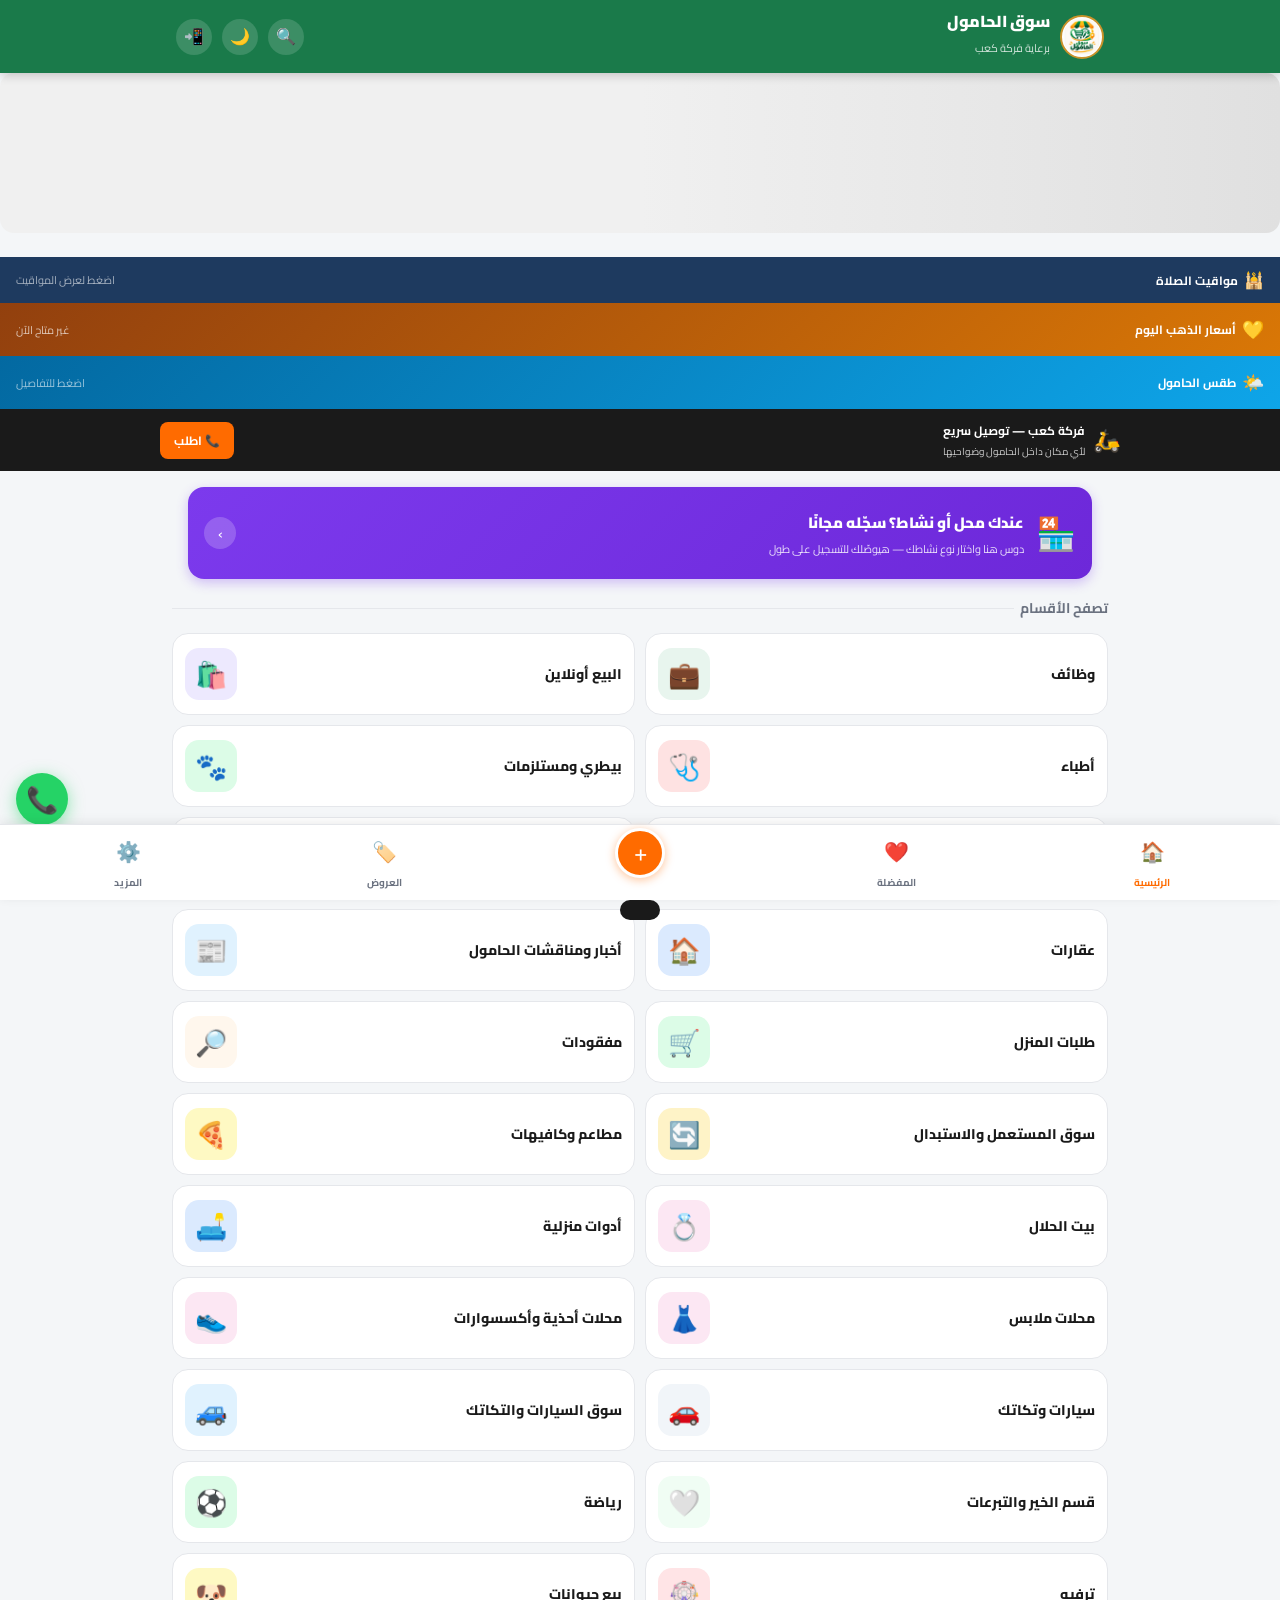
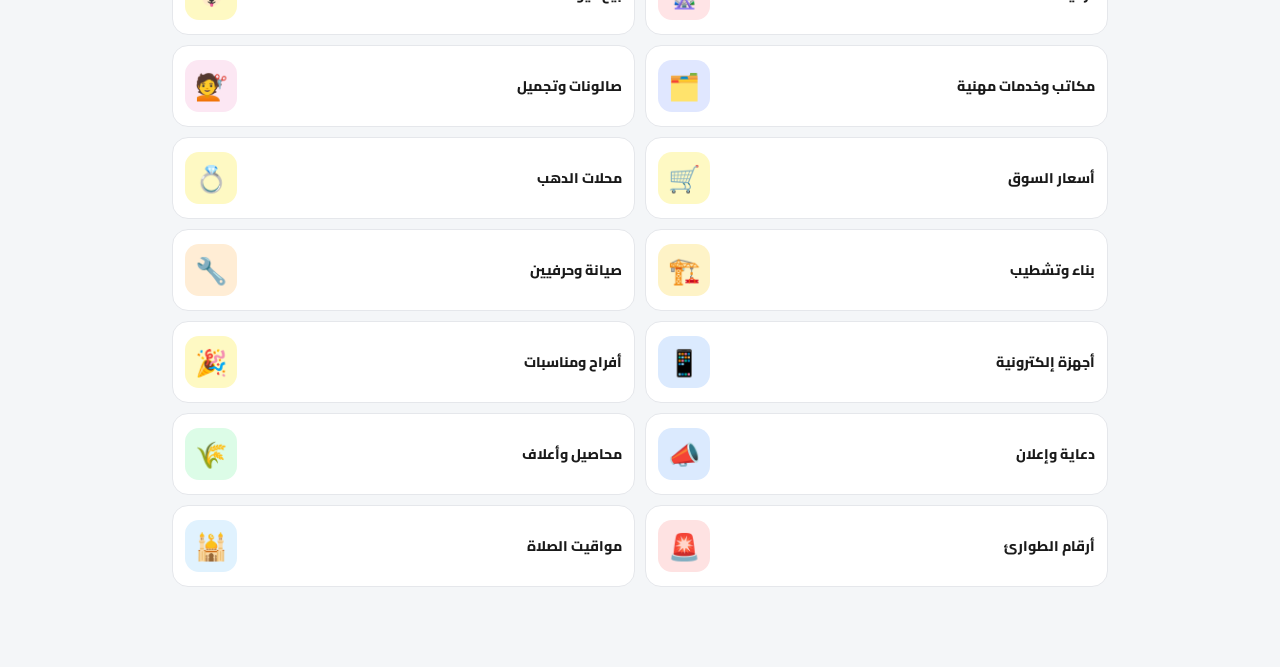
<file: index.html>
<!DOCTYPE html>
<html lang="ar" dir="rtl">
<head>
<meta charset="UTF-8">
<meta http-equiv="Cache-Control" content="no-cache, no-store, must-revalidate">
<meta http-equiv="Pragma" content="no-cache">
<meta name="viewport" content="width=device-width, initial-scale=1.0">
<title>سوق الحامول — وظائف، عقارات، أطباء وخدمات في مركز الحامول</title>

<!-- تحميل خط Cairo بطريقة سريعة من غير ما توقف عرض الصفحة -->
<link rel="preconnect" href="https://fonts.googleapis.com">
<link rel="preconnect" href="https://fonts.gstatic.com" crossorigin>
<link rel="preconnect" href="https://jzipkujsmlrckzbpjwys.supabase.co">
<link rel="stylesheet" href="https://fonts.googleapis.com/css2?family=Cairo:wght@400;600;700;900&display=swap">

<!-- ⚠️ ملاحظة لإسلام: لما تشتري الدومين، دور على "DOMAIN_PLACEHOLDER" في كل الملف واستبدله بالدومين الجديد -->
<!-- SEO -->
<meta name="description" content="سوق الحامول — أكبر منصة إلكترونية مجانية في مركز الحامول، كفر الشيخ. وظائف، عقارات، أطباء، مطاعم، صنايعية، معارض ومحلات أونلاين، سوق الحامول لمقارنة أسعار الخضار واللحوم والفراخ، ومجتمع المدرسين.">
<meta name="keywords" content="الحامول، كفر الشيخ، وظائف الحامول، عقارات الحامول، أطباء الحامول، خدمات الحامول، سوق الحامول، سوق الحامول، اسعار الخضار الحامول، فركة كعب، سوق الحامول، معارض اونلاين الحامول، مجتمع المدرسين الحامول">
<meta name="author" content="إسلام عنتر — فركة كعب">
<meta name="robots" content="index, follow">
<meta name="language" content="Arabic">
<link rel="canonical" href="https://souqelhamoul.com/">

<!-- Open Graph (واتساب وفيسبوك) -->
<meta property="og:type" content="website">
<meta property="og:url" content="https://souqelhamoul.com/">
<meta property="og:title" content="سوق الحامول — كل حاجة في مكان واحد">
<meta property="og:description" content="وظائف، عقارات، أطباء، معارض ومحلات أونلاين، سوق الحامول لمقارنة الأسعار، ومطاعم وخدمات في مركز الحامول مجاناً. برعاية فركة كعب للتوصيل.">
<meta property="og:image" content="https://souqelhamoul.com/og-image.jpg">
<meta property="og:locale" content="ar_EG">
<meta property="og:site_name" content="سوق الحامول">

<!-- Twitter Card -->
<meta name="twitter:card" content="summary_large_image">
<meta name="twitter:title" content="سوق الحامول">
<meta name="twitter:description" content="وظائف، عقارات، أطباء، معارض أونلاين وخدمات في مركز الحامول مجاناً">

<!-- PWA -->
<meta name="theme-color" content="#1a7a4a">
<meta name="apple-mobile-web-app-capable" content="yes">
<meta name="apple-mobile-web-app-status-bar-style" content="black-translucent">
<meta name="apple-mobile-web-app-title" content="سوق الحامول">

<!-- Schema.org -->
<script type="application/ld+json">
{
  "@context": "https://schema.org",
  "@type": "WebSite",
  "name": "سوق الحامول",
  "url": "https://souqelhamoul.com/",
  "description": "منصة إلكترونية مجانية لمركز الحامول، كفر الشيخ، مصر — وظائف، عقارات، أطباء، معارض ومحلات أونلاين، وسوق الحامول لمقارنة أسعار الخضار واللحوم والفراخ بين التجار",
  "inLanguage": "ar",
  "publisher": {
    "@type": "Person",
    "name": "إسلام عنتر",
    "telephone": "+201014185158"
  },
  "areaServed": {
    "@type": "City",
    "name": "الحامول",
    "containedInPlace": {
      "@type": "State",
      "name": "كفر الشيخ",
      "containedInPlace": {
        "@type": "Country",
        "name": "مصر"
      }
    }
  }
}
</script>
<link rel="manifest" href="manifest.json">
<link rel="apple-touch-icon" href="[data-uri]">
<meta name="apple-mobile-web-app-capable" content="yes">
<meta name="apple-mobile-web-app-status-bar-style" content="black-translucent">
<meta name="apple-mobile-web-app-title" content="سوق الحامول">
<link rel="stylesheet" href="style.css">
</head>
<body>

<!-- SPLASH SCREEN -->


<header>
  <div class="header-inner">
    <div class="logo">
      <img id="logoImg" src="logo.jpg" width="44" height="44" alt="سوق الحامول">
      <div class="logo-text">
        <h1>سوق الحامول</h1>
        <span>برعاية فركة كعب</span>
      </div>
    </div>
    <div class="header-icons">
      <button class="header-icon" onclick="showSearchPage()" title="بحث">🔍</button>
      <button class="header-icon" onclick="openNotificationsPanel()" title="الإشعارات" id="notifBellBtn" style="display:none;position:relative;">
        🔔<span id="notifBadge" style="display:none;position:absolute;top:-4px;left:-4px;background:#ef4444;color:#fff;font-size:10px;font-weight:900;min-width:16px;height:16px;border-radius:9px;display:flex;align-items:center;justify-content:center;padding:0 3px;">0</span>
      </button>
      <button class="header-icon" onclick="toggleDarkMode()" title="وضع ليلي" id="darkModeBtn">🌙</button>
      <button class="header-icon" onclick="installPWA()" title="تثبيت" id="installBtn" style="display:none;">📲</button>
      <button class="header-icon" onclick="openAdmin()" title="مشرف" id="adminGearBtn" style="display:none;">⚙️</button>
    </div>
  </div>
</header>

<!-- SEARCH BAR REMOVED - Now using full search page -->

<!-- HOME BANNERS -->
<div id="homeBanners" style="margin-bottom:0;display:block;min-height:160px;">
  <div style="border-radius:14px;overflow:hidden;height:160px;" class="skeleton"></div>
</div>

<!-- SLIDER -->
<div class="slider-wrap">
  <div class="slider-container">
    <div class="slider-inner" id="sliderInner"></div>
    <button class="slide-btn prev" onclick="moveSlide(-1)">›</button>
    <button class="slide-btn next" onclick="moveSlide(1)">‹</button>
    <div class="slide-dots" id="slideDots"></div>
  </div>
</div>

<!-- PRAYER TIMES BAR -->
<div id="prayerBar" style="background:#1e3a5f;color:white;padding:8px 16px;display:flex;align-items:center;justify-content:space-between;overflow-x:auto;gap:12px;cursor:pointer;" onclick="showPrayerTimes()">
  <div style="display:flex;align-items:center;gap:6px;flex-shrink:0;">
    <span style="font-size:16px;">🕌</span>
    <span style="font-size:12px;font-weight:700;">مواقيت الصلاة</span>
  </div>
  <div id="prayerTimesBar" style="display:flex;gap:12px;font-size:11px;overflow-x:auto;">
    <span style="opacity:.7;">جاري التحميل...</span>
  </div>
  <div id="nextPrayerBadge" style="background:var(--green);padding:3px 10px;border-radius:20px;font-size:11px;font-weight:700;flex-shrink:0;display:none;"></div>
</div>

<!-- أسعار الذهب -->
<div id="goldPriceBar" style="background:linear-gradient(135deg,#92400e,#d97706);color:white;padding:10px 16px;display:flex;align-items:center;justify-content:space-between;gap:8px;cursor:pointer;" onclick="showGoldPrices()">
  <div style="display:flex;align-items:center;gap:6px;flex-shrink:0;">
    <span style="font-size:18px;">💛</span>
    <span style="font-size:12px;font-weight:700;">أسعار الذهب اليوم</span>
  </div>
  <div id="goldPricesBar" style="display:flex;gap:10px;font-size:11px;flex-wrap:wrap;justify-content:flex-end;">
    <span style="opacity:.7;">جاري التحميل...</span>
  </div>
</div>

<!-- الطقس -->
<div id="weatherBar" style="background:linear-gradient(135deg,#0369a1,#0ea5e9);color:white;padding:10px 16px;display:flex;align-items:center;justify-content:space-between;gap:8px;cursor:pointer;" onclick="showWeatherPage()">
  <div style="display:flex;align-items:center;gap:6px;flex-shrink:0;">
    <span style="font-size:18px;">🌤️</span>
    <span style="font-size:12px;font-weight:700;">طقس الحامول</span>
  </div>
  <div id="weatherBarContent" style="display:flex;gap:10px;font-size:11px;flex-wrap:wrap;justify-content:flex-end;">
    <span style="opacity:.7;">جاري التحميل...</span>
  </div>
</div>

<!-- FARKET WIDGET -->
<div class="farket-bar">
  <div class="farket-bar-inner">
    <div class="farket-info">
      <span>🛵</span>
      <div class="farket-text">
        <h5>فركة كعب — توصيل سريع</h5>
        <p>لأي مكان داخل الحامول وضواحيها</p>
      </div>
    </div>
    <a href="https://wa.me/201014185158?text=مرحباً%2C%20أنا%20جاي%2Fة%20من%20سوق%20الحامول%20وعايز%20أطلب%20توصيل" target="_blank" class="farket-btn">📞 اطلب</a>
  </div>
</div>

<!-- CATEGORIES -->
<div class="cats-section">
  <!-- نصيحة اليوم الطبية -->
  <div id="dailyTipCard" onclick="showTipsPage()" style="background:linear-gradient(135deg,#0ea5e9,#0284c7);border-radius:14px;padding:14px 16px;margin-bottom:14px;cursor:pointer;box-shadow:0 4px 12px rgba(14,165,233,.3);display:none;">
    <div style="display:flex;align-items:center;gap:8px;margin-bottom:8px;">
      <span style="font-size:18px;">💊</span>
      <span style="color:rgba(255,255,255,.85);font-size:11px;font-weight:700;">نصيحة اليوم الطبية</span>
      <span style="margin-right:auto;background:rgba(255,255,255,.2);color:white;padding:2px 8px;border-radius:20px;font-size:10px;" id="tipDate"></span>
    </div>
    <div id="tipTitle" style="color:white;font-size:14px;font-weight:900;margin-bottom:4px;"></div>
    <div id="tipContent" style="color:rgba(255,255,255,.85);font-size:12px;line-height:1.6;"></div>
    <div style="margin-top:8px;display:flex;justify-content:space-between;align-items:center;">
      <span id="tipDoctor" style="color:rgba(255,255,255,.7);font-size:11px;"></span>
      <span style="color:rgba(255,255,255,.8);font-size:11px;">اقرأ أكتر ›</span>
    </div>
  </div>

  <!-- شريط الإحصائيات -->
  

  <!-- بانر أعلن معنا -->
  <!--
  <div onclick="showAdvertisePage()" style="background:linear-gradient(135deg,#f59e0b,#d97706);border-radius:14px;padding:14px 16px;margin-bottom:14px;display:flex;align-items:center;gap:12px;cursor:pointer;box-shadow:0 4px 12px rgba(245,158,11,.3);">
    <div style="font-size:32px;">📢</div>
    <div style="flex:1;">
      <div style="font-size:14px;font-weight:900;color:white;">أعلن في سوق الحامول</div>
      <div style="font-size:11px;color:rgba(255,255,255,.85);margin-top:2px;">وصّل إعلانك لكل فرد في الحامول • باقات من 50 جنيه</div>
    </div>
    <div style="background:white;color:#d97706;padding:6px 12px;border-radius:8px;font-size:12px;font-weight:900;">اعرف أكتر ›</div>
  </div>
  -->

  <!-- زرار سجّل نشاطك — عام وواضح، أي حد يقدر يبدأ منه من غير ما يعرف يدخل فين -->
  <div onclick="openBusinessRegisterPicker()" style="background:linear-gradient(135deg,#7c3aed,#6d28d9);border-radius:16px;padding:16px;margin:0 16px 16px;cursor:pointer;display:flex;align-items:center;gap:12px;box-shadow:0 4px 12px rgba(124,58,237,.3);">
    <div style="font-size:32px;">🏪</div>
    <div style="flex:1;">
      <div style="font-size:15px;font-weight:900;color:white;">عندك محل أو نشاط؟ سجّله مجانًا</div>
      <div style="font-size:11px;color:rgba(255,255,255,.85);margin-top:2px;">دوس هنا واختار نوع نشاطك — هيوصّلك للتسجيل على طول</div>
    </div>
    <div style="background:rgba(255,255,255,.2);width:32px;height:32px;border-radius:50%;display:flex;align-items:center;justify-content:center;color:white;font-size:16px;flex-shrink:0;">›</div>
  </div>

  <div class="cats-section-title">تصفح الأقسام</div>
  <div class="cats-grid" id="catsGrid"></div>
</div>

<!-- زرار واتساب عائم -->
<a href="https://wa.me/201014185158?text=مرحباً%2C%20أنا%20جاي%2Fة%20من%20سوق%20الحامول" target="_blank" class="wa-float" title="تواصل معنا">📞</a>

<!-- BOTTOM NAV -->
<div class="bottom-nav">
  <button class="nav-item active" onclick="showHome()">
    <span>🏠</span>الرئيسية
  </button>
  <button class="nav-item" onclick="showFavorites()">
    <span>❤️</span>المفضلة
  </button>
  <div class="nav-add" onclick="openAddModal()">
    <div class="nav-add-btn">+</div>
  </div>
  <button class="nav-item" onclick="showDeals()">
    <span>🏷️</span>العروض
  </button>
  <button class="nav-item" onclick="showMore()">
    <span>⚙️</span>المزيد
  </button>
</div>

<!-- DYNAMIC PAGE -->
<div class="dyn-page" id="dynamicPage"></div>

<!-- DETAILS MODAL -->
<div class="details-modal" id="detailsModal" onclick="if(event.target===this)closeDetails()"></div>

<!-- ADD MODAL -->
<div class="add-modal" id="addModal" onclick="if(event.target===this)closeAddModal()"></div>

<div class="toast" id="toast"></div>

<script src="app.js" defer></script>

</body>
</html>
</file>
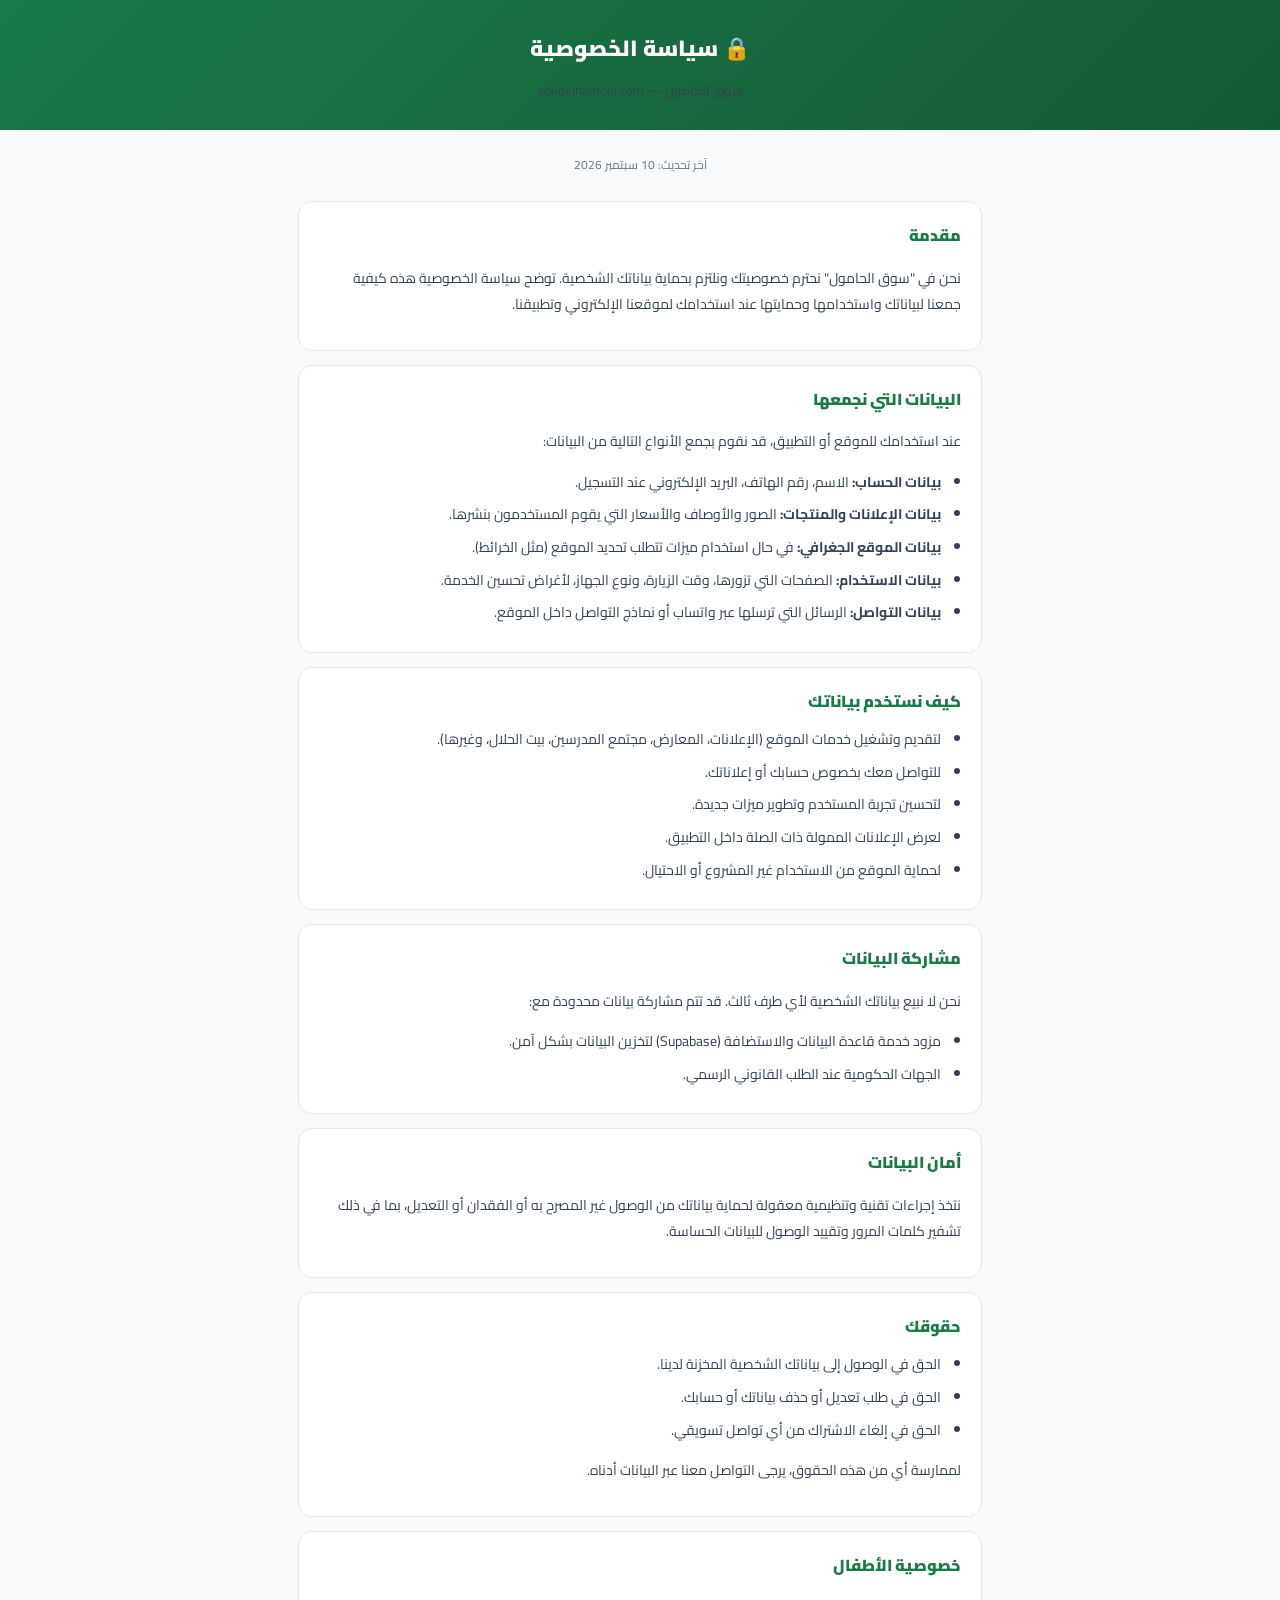
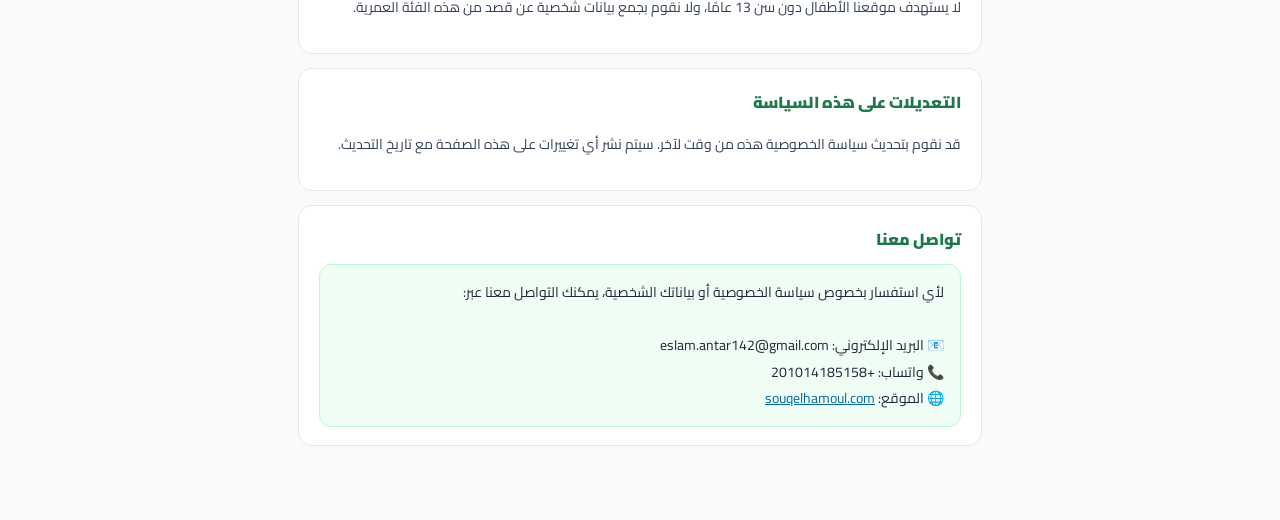
<file: privacy.html>
<!DOCTYPE html>
<html lang="ar" dir="rtl">
<head>
<meta charset="UTF-8">
<meta name="viewport" content="width=device-width, initial-scale=1.0">
<title>سياسة الخصوصية — سوق الحامول</title>
<link rel="stylesheet" href="https://fonts.googleapis.com/css2?family=Cairo:wght@400;600;700;900&display=swap">
<style>
  * { box-sizing: border-box; }
  body {
    font-family: 'Cairo', sans-serif;
    background: #f8fafc;
    color: #1e293b;
    line-height: 1.9;
    margin: 0;
    padding: 0;
  }
  header {
    background: linear-gradient(135deg, #1a7a4a, #155a37);
    color: white;
    padding: 28px 20px;
    text-align: center;
  }
  header h1 { margin: 0; font-size: 22px; font-weight: 900; }
  header p { margin: 8px 0 0; font-size: 13px; opacity: .9; }
  .container {
    max-width: 720px;
    margin: 0 auto;
    padding: 24px 18px 60px;
  }
  .updated {
    text-align: center;
    color: #64748b;
    font-size: 12px;
    margin-bottom: 24px;
  }
  section {
    background: white;
    border-radius: 14px;
    padding: 18px 20px;
    margin-bottom: 14px;
    border: 1px solid #e5e7eb;
  }
  h2 {
    font-size: 16px;
    font-weight: 900;
    color: #1a7a4a;
    margin: 0 0 10px;
  }
  p, li { font-size: 14px; color: #334155; }
  ul { padding-right: 20px; margin: 8px 0; }
  li { margin-bottom: 6px; }
  a { color: #0369a1; }
  .contact-box {
    background: #f0fdf4;
    border: 1px solid #bbf7d0;
    border-radius: 12px;
    padding: 14px 16px;
    font-size: 14px;
  }
</style>
</head>
<body>

<header>
  <h1>🔒 سياسة الخصوصية</h1>
  <p>سوق الحامول — souqelhamoul.com</p>
</header>

<div class="container">
  <div class="updated">آخر تحديث: 10 سبتمبر 2026</div>

  <section>
    <h2>مقدمة</h2>
    <p>
      نحن في "سوق الحامول" نحترم خصوصيتك ونلتزم بحماية بياناتك الشخصية. توضح سياسة الخصوصية هذه كيفية جمعنا لبياناتك واستخدامها وحمايتها عند استخدامك لموقعنا الإلكتروني وتطبيقنا.
    </p>
  </section>

  <section>
    <h2>البيانات التي نجمعها</h2>
    <p>عند استخدامك للموقع أو التطبيق، قد نقوم بجمع الأنواع التالية من البيانات:</p>
    <ul>
      <li><strong>بيانات الحساب:</strong> الاسم، رقم الهاتف، البريد الإلكتروني عند التسجيل.</li>
      <li><strong>بيانات الإعلانات والمنتجات:</strong> الصور والأوصاف والأسعار التي يقوم المستخدمون بنشرها.</li>
      <li><strong>بيانات الموقع الجغرافي:</strong> في حال استخدام ميزات تتطلب تحديد الموقع (مثل الخرائط).</li>
      <li><strong>بيانات الاستخدام:</strong> الصفحات التي تزورها، وقت الزيارة، ونوع الجهاز، لأغراض تحسين الخدمة.</li>
      <li><strong>بيانات التواصل:</strong> الرسائل التي ترسلها عبر واتساب أو نماذج التواصل داخل الموقع.</li>
    </ul>
  </section>

  <section>
    <h2>كيف نستخدم بياناتك</h2>
    <ul>
      <li>لتقديم وتشغيل خدمات الموقع (الإعلانات، المعارض، مجتمع المدرسين، بيت الحلال، وغيرها).</li>
      <li>للتواصل معك بخصوص حسابك أو إعلاناتك.</li>
      <li>لتحسين تجربة المستخدم وتطوير ميزات جديدة.</li>
      <li>لعرض الإعلانات الممولة ذات الصلة داخل التطبيق.</li>
      <li>لحماية الموقع من الاستخدام غير المشروع أو الاحتيال.</li>
    </ul>
  </section>

  <section>
    <h2>مشاركة البيانات</h2>
    <p>
      نحن لا نبيع بياناتك الشخصية لأي طرف ثالث. قد تتم مشاركة بيانات محدودة مع:
    </p>
    <ul>
      <li>مزود خدمة قاعدة البيانات والاستضافة (Supabase) لتخزين البيانات بشكل آمن.</li>
      <li>الجهات الحكومية عند الطلب القانوني الرسمي.</li>
    </ul>
  </section>

  <section>
    <h2>أمان البيانات</h2>
    <p>
      نتخذ إجراءات تقنية وتنظيمية معقولة لحماية بياناتك من الوصول غير المصرح به أو الفقدان أو التعديل، بما في ذلك تشفير كلمات المرور وتقييد الوصول للبيانات الحساسة.
    </p>
  </section>

  <section>
    <h2>حقوقك</h2>
    <ul>
      <li>الحق في الوصول إلى بياناتك الشخصية المخزنة لدينا.</li>
      <li>الحق في طلب تعديل أو حذف بياناتك أو حسابك.</li>
      <li>الحق في إلغاء الاشتراك من أي تواصل تسويقي.</li>
    </ul>
    <p>لممارسة أي من هذه الحقوق، يرجى التواصل معنا عبر البيانات أدناه.</p>
  </section>

  <section>
    <h2>خصوصية الأطفال</h2>
    <p>
      لا يستهدف موقعنا الأطفال دون سن 13 عامًا، ولا نقوم بجمع بيانات شخصية عن قصد من هذه الفئة العمرية.
    </p>
  </section>

  <section>
    <h2>التعديلات على هذه السياسة</h2>
    <p>
      قد نقوم بتحديث سياسة الخصوصية هذه من وقت لآخر. سيتم نشر أي تغييرات على هذه الصفحة مع تاريخ التحديث.
    </p>
  </section>

  <section>
    <h2>تواصل معنا</h2>
    <div class="contact-box">
      لأي استفسار بخصوص سياسة الخصوصية أو بياناتك الشخصية، يمكنك التواصل معنا عبر:<br><br>
      📧 البريد الإلكتروني: eslam.antar142@gmail.com<br>
      📞 واتساب: +201014185158<br>
      🌐 الموقع: <a href="https://souqelhamoul.com">souqelhamoul.com</a>
    </div>
  </section>

</div>

</body>
</html>
</file>
<file: style.css>
:root{--primary:#1a7a4a;--primary-dark:#155a37;--primary-light:#e8f5ee;--gold:#c8922a;--orange:#ff6b00;--green:#1a7a4a;--red:#dc2626;--dark:#1a1a1a;--gray:#6b7280;--border:#e5e7eb;--bg:#f4f6f8;--white:#fff;--card-bg:#ffffff;--text:#1a1a1a}body.dark-mode{--bg:#0f172a;--dark:#f1f5f9;--gray:#94a3b8;--border:#1e293b;--white:#1e293b;--card-bg:#1e293b;--text:#f1f5f9;--primary-light:#1a3a2a}body.dark-mode .ad-card,body.dark-mode .bottom-nav,body.dark-mode .cat-card,body.dark-mode header{background:var(--card-bg)!important;border-color:var(--border)!important}body.dark-mode .ad-body,body.dark-mode .ad-desc,body.dark-mode .ad-title{color:var(--text)!important}body.dark-mode .farket-bar{background:#0f172a!important}body.dark-mode .skeleton{background:linear-gradient(90deg,#1e293b 25%,#334155 50%,#1e293b 75%);background-size:200% 100%;animation:shimmer 1.5s infinite}body.dark-mode input,body.dark-mode select,body.dark-mode textarea{background:#0f172a!important;color:var(--text)!important;border-color:var(--border)!important}*{margin:0;padding:0;box-sizing:border-box}body{font-family:Cairo,sans-serif;background:var(--bg);color:var(--dark);min-height:100vh;-webkit-user-select:none;user-select:none;-webkit-touch-callout:none}header{background:var(--primary);position:sticky;top:0;z-index:100;box-shadow:0 2px 10px rgba(0,0,0,.2)}.header-inner{max-width:960px;margin:0 auto;padding:12px 16px;display:flex;align-items:center;justify-content:space-between}.logo{display:flex;align-items:center;gap:10px;color:#fff}.logo img{width:44px;height:44px;border-radius:50%;border:2px solid var(--gold);object-fit:contain;background:#fff;padding:1px}.logo-text h1{font-size:16px;font-weight:900;line-height:1.2}.logo-text span{font-size:11px;opacity:.8}.header-icons{display:flex;gap:10px;align-items:center}.header-icon{background:rgba(255,255,255,.15);color:#fff;border:none;width:36px;height:36px;border-radius:50%;display:flex;align-items:center;justify-content:center;cursor:pointer;font-size:16px}.search-bar{background:var(--primary-dark);padding:10px 16px 14px}.search-inner{max-width:960px;margin:0 auto;position:relative}.search-inner input{width:100%;padding:11px 16px 11px 44px;border:none;border-radius:12px;font-family:Cairo,sans-serif;font-size:14px;outline:0;background:#fff}.search-inner i{position:absolute;left:14px;top:50%;transform:translateY(-50%);color:var(--gray);font-size:16px}.slider-wrap{max-width:960px;margin:12px auto;padding:0 12px}.slider-container{position:relative;overflow:hidden;border-radius:14px;background:#000}.slider-inner{display:flex;transition:transform .5s ease}.slide{min-width:100%;position:relative}.slide img{width:100%;max-height:200px;object-fit:contain;display:block;background:#f0f0f0}.slide-dots{position:absolute;bottom:8px;left:50%;transform:translateX(-50%);display:flex;gap:5px}.slide-dot{width:7px;height:7px;background:rgba(255,255,255,.5);border-radius:50%;cursor:pointer;transition:all .2s}.slide-dot.active{background:#fff;width:14px;border-radius:10px}.slide-btn{position:absolute;top:50%;transform:translateY(-50%);background:rgba(0,0,0,.4);color:#fff;border:none;width:30px;height:30px;border-radius:50%;cursor:pointer;font-size:14px;display:flex;align-items:center;justify-content:center}.slide-btn.prev{right:8px}.slide-btn.next{left:8px}.farket-bar{background:var(--dark);color:#fff;padding:10px 16px;display:flex;align-items:center;justify-content:space-between;gap:10px}.farket-bar-inner{max-width:960px;margin:0 auto;width:100%;display:flex;align-items:center;justify-content:space-between;gap:10px}.farket-info{display:flex;align-items:center;gap:8px}.farket-info span{font-size:22px}.farket-text h5{font-size:12px;font-weight:700}.farket-text p{font-size:10px;color:#ccc}.farket-btn{background:var(--orange);color:#fff;padding:7px 14px;border-radius:8px;font-size:12px;font-weight:700;text-decoration:none;white-space:nowrap;display:flex;align-items:center;gap:5px;flex-shrink:0}.cats-section{max-width:960px;margin:0 auto;padding:16px 12px 80px}.cats-section-title{font-size:14px;font-weight:700;color:var(--gray);margin-bottom:12px;display:flex;align-items:center;gap:6px}.cats-section-title::after{content:'';flex:1;height:1px;background:var(--border)}.cats-grid{display:grid;grid-template-columns:1fr 1fr;gap:10px}.cat-card{background:#fff;border-radius:16px;padding:14px 12px;display:flex;align-items:center;justify-content:space-between;border:1px solid var(--border);cursor:pointer;transition:all .2s;position:relative;overflow:hidden;gap:8px}.cat-card:active{transform:scale(.96);background:#f8f8f8}.cat-name{font-size:14px;font-weight:800;color:var(--dark);text-align:right;line-height:1.3;flex:1}.cat-icon-wrap{width:52px;height:52px;border-radius:14px;display:flex;align-items:center;justify-content:center;font-size:26px;flex-shrink:0}.cat-count{position:absolute;top:6px;left:6px;background:var(--orange);color:#fff;font-size:10px;font-weight:700;padding:1px 6px;border-radius:20px;display:none}.cat-count.show{display:block}.ad-card{background:#fff;border-radius:16px;margin-bottom:12px;border:1px solid var(--border);overflow:hidden;box-shadow:0 1px 4px rgba(0,0,0,.05)}.ad-img{width:100%;max-height:200px;object-fit:cover;cursor:pointer;display:block}.ad-body{padding:14px}.ad-title{font-size:15px;font-weight:800;margin-bottom:6px;cursor:pointer;color:var(--dark);line-height:1.4}.ad-sub-badge{font-size:11px;background:var(--primary-light);color:var(--primary);padding:3px 10px;border-radius:20px;font-weight:700;display:inline-block;margin-bottom:8px}.ad-desc{font-size:13px;color:var(--gray);line-height:1.6;margin-bottom:10px;display:-webkit-box;-webkit-line-clamp:3;-webkit-box-orient:vertical;overflow:hidden}.ad-footer{display:flex;align-items:center;justify-content:space-between;flex-wrap:wrap;gap:6px;padding-top:8px;border-top:1px solid #f3f4f6}.ad-date{font-size:11px;color:#9ca3af}.btn-wa{background:#25d366;color:#fff;border:none;padding:8px 14px;border-radius:8px;font-family:Cairo,sans-serif;font-size:12px;font-weight:700;text-decoration:none;cursor:pointer}.btn-details{background:var(--primary-light);color:var(--primary);border:none;padding:8px 12px;border-radius:8px;font-family:Cairo,sans-serif;font-size:12px;font-weight:700;cursor:pointer}.btn-del{background:#fee2e2;color:var(--red);border:none;padding:7px 10px;border-radius:8px;cursor:pointer;font-size:13px}.bottom-nav{position:fixed;bottom:0;left:0;right:0;background:#fff;border-top:1px solid var(--border);display:flex;z-index:100;box-shadow:0 -2px 10px rgba(0,0,0,.08)}.nav-item{flex:1;display:flex;flex-direction:column;align-items:center;justify-content:center;padding:8px 0;cursor:pointer;color:var(--gray);font-size:10px;font-weight:700;gap:3px;border:none;background:0 0;font-family:Cairo,sans-serif}.nav-item.active{color:var(--orange)}.nav-item span{font-size:20px}.nav-add{flex:1;display:flex;flex-direction:column;align-items:center;justify-content:center;cursor:pointer}.nav-add-btn{background:var(--orange);color:#fff;width:50px;height:50px;border-radius:50%;display:flex;align-items:center;justify-content:center;font-size:24px;border:3px solid #fff;box-shadow:0 2px 10px rgba(255,107,0,.4);margin-top:-20px}.dyn-page{position:fixed;inset:0;background:var(--bg);z-index:200;display:none;flex-direction:column;overflow:hidden}.dyn-page.active{display:flex}.dyn-header{background:var(--primary);color:#fff;padding:12px 16px;display:flex;align-items:center;justify-content:space-between;flex-shrink:0}.dyn-back{background:0 0;border:none;color:#fff;font-size:22px;cursor:pointer;padding:0 8px}.dyn-header span{font-size:15px;font-weight:700;flex:1;text-align:center}.dyn-search-btn{background:0 0;border:none;color:#fff;font-size:18px;cursor:pointer}.dyn-search-bar{background:var(--primary-dark);padding:8px 12px;flex-shrink:0}.dyn-search-bar input{width:100%;padding:9px 14px;border:none;border-radius:10px;font-family:Cairo,sans-serif;font-size:14px;outline:0}.dyn-content{flex:1;overflow-y:auto;padding:14px 12px 80px}.cat-card,.dyn-header,.dyn-page,.grid-btn,.sub-card{-webkit-user-select:none;user-select:none;-webkit-touch-callout:none}.ad-card{background:#fff;border-radius:14px;margin-bottom:12px;border:1px solid var(--border);overflow:hidden}.ad-img{width:100%;max-height:180px;object-fit:cover;cursor:pointer;display:block}.ad-body{padding:14px}.ad-title{font-size:15px;font-weight:700;margin-bottom:6px;cursor:pointer}.ad-sub-badge{font-size:11px;background:var(--primary-light);color:var(--primary);padding:2px 8px;border-radius:20px;font-weight:600;display:inline-block;margin-bottom:8px}.ad-desc{font-size:13px;color:var(--gray);line-height:1.6;margin-bottom:10px}.ad-footer{display:flex;align-items:center;justify-content:space-between;flex-wrap:wrap;gap:6px}.ad-date{font-size:11px;color:#9ca3af}.btn-wa{background:#25d366;color:#fff;border:none;padding:9px 16px;border-radius:10px;font-family:Cairo,sans-serif;font-size:13px;font-weight:800;text-decoration:none;cursor:pointer;display:inline-flex;align-items:center;gap:5px}.btn-details{background:var(--primary-light);color:var(--primary);border:none;padding:7px 12px;border-radius:8px;font-family:Cairo,sans-serif;font-size:12px;font-weight:700;cursor:pointer}.btn-del{background:#fee2e2;color:var(--red);border:none;padding:7px 10px;border-radius:8px;cursor:pointer;font-size:13px}.fab-add{position:fixed;bottom:80px;left:20px;background:var(--orange);color:#fff;border:none;width:52px;height:52px;border-radius:50%;font-size:28px;cursor:pointer;box-shadow:0 4px 12px rgba(255,107,0,.4);display:flex;align-items:center;justify-content:center;z-index:50}.details-modal{position:fixed;inset:0;background:rgba(0,0,0,.6);z-index:300;display:none;align-items:flex-end;justify-content:center;padding:0}.details-modal.active{display:flex}.details-box{background:#fff;width:100%;max-width:600px;max-height:90vh;overflow-y:auto;border-radius:20px 20px 0 0;position:relative;animation:slideUp .3s ease}@keyframes slideUp{from{transform:translateY(100px)}to{transform:translateY(0)}}.details-close{position:absolute;top:14px;left:14px;background:#f3f4f6;border:none;width:32px;height:32px;border-radius:50%;font-size:16px;cursor:pointer;display:flex;align-items:center;justify-content:center;z-index:10}.add-modal{position:fixed;inset:0;background:rgba(0,0,0,.6);z-index:300;display:none;align-items:flex-end;justify-content:center}.add-modal.active{display:flex}.fg{margin-bottom:12px}.fg label{display:block;font-size:12px;font-weight:700;margin-bottom:5px}.fg input,.fg select,.fg textarea{width:100%;padding:10px 12px;border:1.5px solid var(--border);border-radius:8px;font-family:Cairo,sans-serif;font-size:13px;outline:0;background:#fff}.fg input:focus,.fg select:focus,.fg textarea:focus{border-color:var(--primary)}.toast{position:fixed;bottom:80px;left:50%;transform:translateX(-50%) translateY(100px);background:var(--dark);color:#fff;padding:10px 20px;border-radius:10px;font-size:13px;font-weight:600;z-index:999;transition:transform .3s;white-space:nowrap}.toast.show{transform:translateX(-50%) translateY(0)}.splash{position:fixed;inset:0;background:var(--primary);z-index:9999;display:flex;flex-direction:column;align-items:center;justify-content:center;transition:opacity .5s ease}.splash.hide{opacity:0;pointer-events:none}.splash-logo{width:110px;height:130px;border-radius:20px;border:3px solid var(--gold);overflow:hidden;background:#000}.splash-logo img{width:100%;height:100%;object-fit:contain}.splash-title{color:#fff;font-size:22px;font-weight:900;margin-top:16px}.splash-sub{color:rgba(255,255,255,.7);font-size:13px;margin-top:6px}.splash-dots{display:flex;gap:8px;margin-top:20px}.splash-dot{width:8px;height:8px;border-radius:50%;background:rgba(255,255,255,.4);animation:dotBounce 1.2s ease infinite}.splash-dot:nth-child(2){animation-delay:.2s}.splash-dot:nth-child(3){animation-delay:.4s}@keyframes splashPulse{0%,100%{transform:scale(1)}50%{transform:scale(1.05)}}@keyframes dotBounce{0%,100%{background:rgba(255,255,255,.3);transform:translateY(0)}50%{background:#fff;transform:translateY(-6px)}}.skeleton{background:linear-gradient(90deg,#f0f0f0 25%,#e0e0e0 50%,#f0f0f0 75%);background-size:200% 100%;animation:shimmer 1.5s infinite;border-radius:8px}@keyframes shimmer{0%{background-position:200% 0}100%{background-position:-200% 0}}.skel-card{background:#fff;border-radius:16px;padding:16px;margin-bottom:12px;border:1px solid var(--border)}.skel-img{height:160px;border-radius:10px;margin-bottom:12px}.skel-line{height:14px;margin-bottom:8px}.skel-line.short{width:60%}.skel-line.medium{width:80%}.skel-line.full{width:100%}@keyframes slideDown{from{transform:translateX(-50%) translateY(-30px);opacity:0}to{transform:translateX(-50%) translateY(0);opacity:1}}@media(max-width:400px){.cat-name{font-size:13px}.cat-icon-wrap{width:42px;height:42px;font-size:20px}.cats-grid{gap:8px}}.wa-float{position:fixed;bottom:75px;left:16px;width:52px;height:52px;background:#25d366;border-radius:50%;display:flex;align-items:center;justify-content:center;font-size:26px;box-shadow:0 4px 16px rgba(37,211,102,.5);cursor:pointer;z-index:90;animation:waPulse 2s ease infinite;text-decoration:none}@keyframes waPulse{0%,100%{box-shadow:0 4px 16px rgba(37,211,102,.5)}50%{box-shadow:0 4px 24px rgba(37,211,102,.8)}}.stat-item:last-child{border-left:none}
</file>
